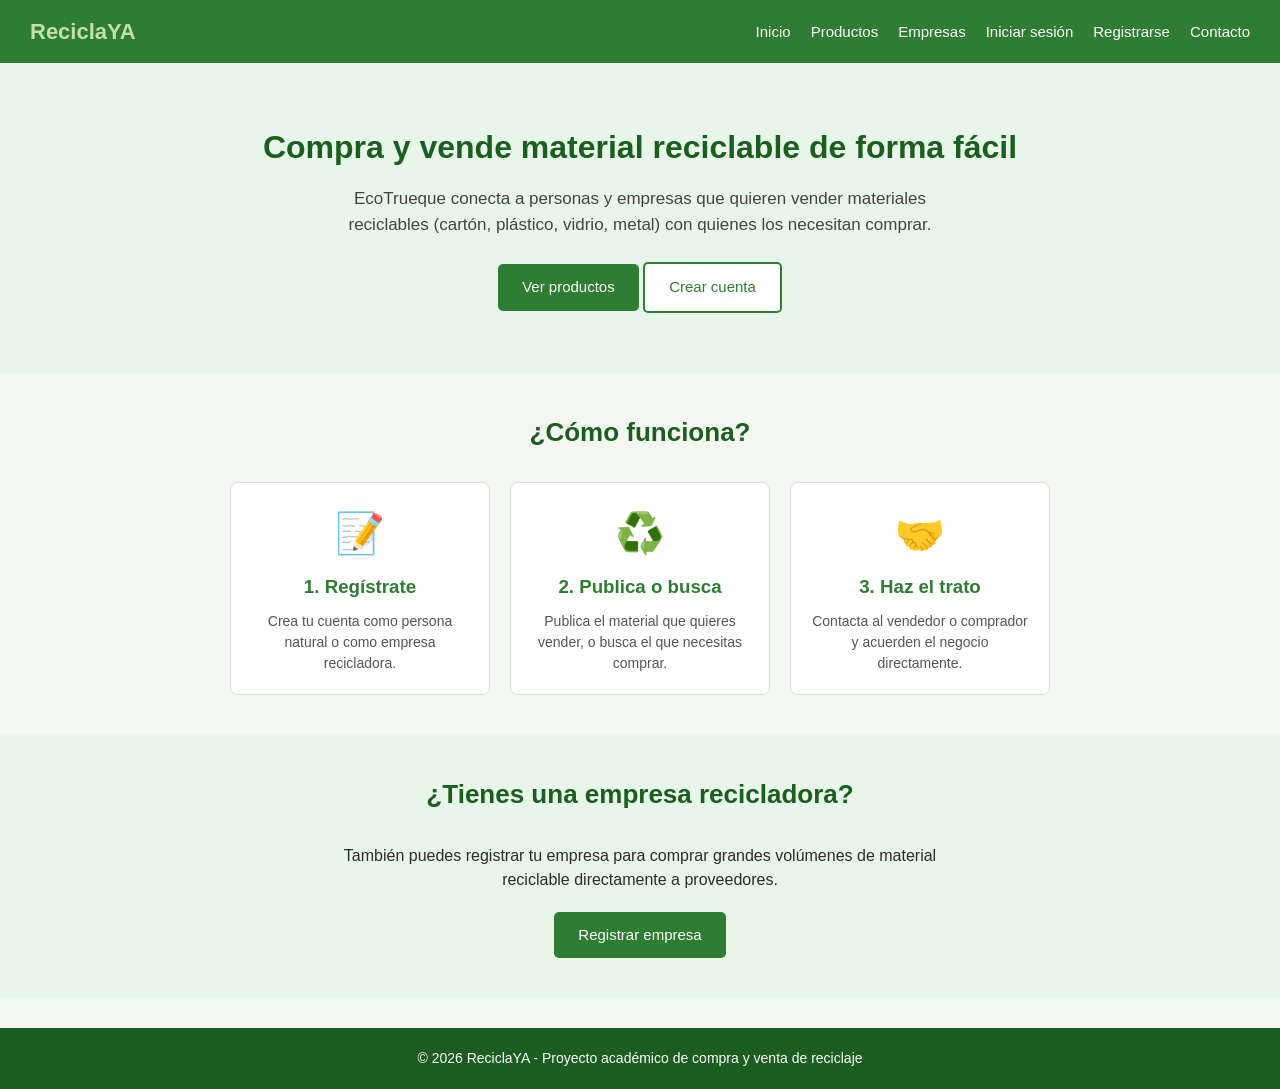
<file: index.html>
<!DOCTYPE html>
<html lang="es">
<head>
  <meta charset="UTF-8">
  <meta name="viewport" content="width=device-width, initial-scale=1.0">
  <title>EcoTrueque - Compra y venta de reciclaje</title>
  <link rel="stylesheet" href="css/estilos.css">
</head>
<body>

 
  <header>
   <!-- hola soy carols mi grupo es el mejor los amo -->

    <div class="logo"><span>ReciclaYA</span></div>

    <button class="menu-toggle" id="btnMenu">&#9776;</button>

    <nav>
      <ul id="listaMenu">
        <li><a href="index.html">Inicio</a></li>
        <li><a href="productos.html">Productos</a></li>
        <li><a href="empresas.html">Empresas</a></li>
        <li><a href="login.html">Iniciar sesión</a></li>
        <li><a href="registro.html">Registrarse</a></li>
        <li><a href="contacto.html">Contacto</a></li>
      </ul>
    </nav>
  </header>


  <section class="hero">
    <h1>Compra y vende material reciclable de forma fácil</h1>
    <p>
      EcoTrueque conecta a personas y empresas que quieren vender materiales
      reciclables (cartón, plástico, vidrio, metal) con quienes los necesitan comprar.
    </p>
    <a href="productos.html" class="btn">Ver productos</a>
    <a href="registro.html" class="btn btn-secundario">Crear cuenta</a>
  </section>


  <section>
    <h2 class="titulo-seccion">¿Cómo funciona?</h2>
    <div class="tarjetas">
      <div class="tarjeta">
        <div class="icono">📝</div>
        <h3>1. Regístrate</h3>
        <p>Crea tu cuenta como persona natural o como empresa recicladora.</p>
      </div>
      <div class="tarjeta">
        <div class="icono">♻️</div>
        <h3>2. Publica o busca</h3>
        <p>Publica el material que quieres vender, o busca el que necesitas comprar.</p>
      </div>
      <div class="tarjeta">
        <div class="icono">🤝</div>
        <h3>3. Haz el trato</h3>
        <p>Contacta al vendedor o comprador y acuerden el negocio directamente.</p>
      </div>
    </div>
  </section>


  <section style="background-color:#e8f5e9;">
    <h2 class="titulo-seccion">¿Tienes una empresa recicladora?</h2>
    <p style="text-align:center; max-width:600px; margin:0 auto 20px auto;">
      También puedes registrar tu empresa para comprar grandes volúmenes de
      material reciclable directamente a proveedores.
    </p>

    <div style="text-align:center;">
      <a href="empresas.html" class="btn">Registrar empresa</a>
    </div>
  </section>


  <footer>
    <p>&copy; 2026 ReciclaYA - Proyecto académico de compra y venta de reciclaje</p>
  </footer>

  <script src="js/menu.js"></script>
</body>
</html>
</file>
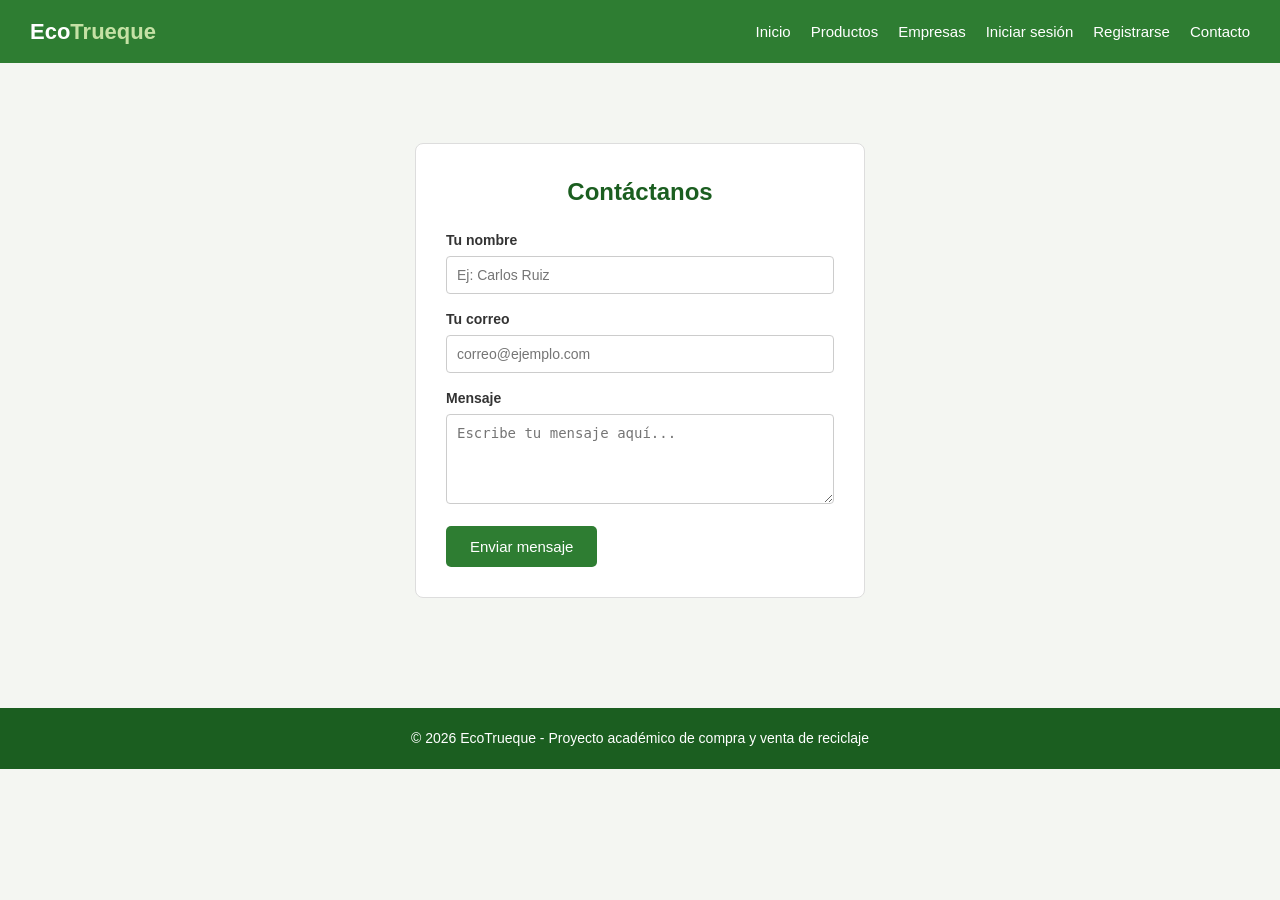
<file: contacto.html>
<!DOCTYPE html>
<html lang="es">
<head>
  <meta charset="UTF-8">
  <meta name="viewport" content="width=device-width, initial-scale=1.0">
  <title>Contacto - EcoTrueque</title>
  <link rel="stylesheet" href="css/estilos.css">
  <link rel="stylesheet" href="css/formularios.css">
</head>
<body>

  <!-- ENCABEZADO Y MENÚ -->
  <header>
    <div class="logo">Eco<span>Trueque</span></div>

    <button class="menu-toggle" id="btnMenu">&#9776;</button>

    <nav>
      <ul id="listaMenu">
        <li><a href="index.html">Inicio</a></li>
        <li><a href="productos.html">Productos</a></li>
        <li><a href="empresas.html">Empresas</a></li>
        <li><a href="login.html">Iniciar sesión</a></li>
        <li><a href="registro.html">Registrarse</a></li>
        <li><a href="contacto.html">Contacto</a></li>
      </ul>
    </nav>
  </header>

  <section>
    <div class="contenedor-formulario">
      <h2>Contáctanos</h2>

      <div class="mensaje-exito" id="mensajeExitoContacto">
        ¡Mensaje enviado! Te responderemos pronto.
      </div>

      <form id="formContacto">
        <div class="campo">
          <label for="nombreContacto">Tu nombre</label>
          <input type="text" id="nombreContacto" placeholder="Ej: Carlos Ruiz">
          <span class="error" id="errorNombreContacto"></span>
        </div>

        <div class="campo">
          <label for="correoContacto">Tu correo</label>
          <input type="email" id="correoContacto" placeholder="correo@ejemplo.com">
        </div>

        <div class="campo">
          <label for="mensajeContacto">Mensaje</label>
          <textarea id="mensajeContacto" placeholder="Escribe tu mensaje aquí..."></textarea>
          <span class="error" id="errorMensajeContacto"></span>
        </div>

        <button type="submit" class="btn">Enviar mensaje</button>
      </form>
    </div>
  </section>

  <footer>
    <p>&copy; 2026 EcoTrueque - Proyecto académico de compra y venta de reciclaje</p>
  </footer>

  <script src="js/menu.js"></script>
  <script src="js/validar.js"></script>
</body>
</html>
</file>
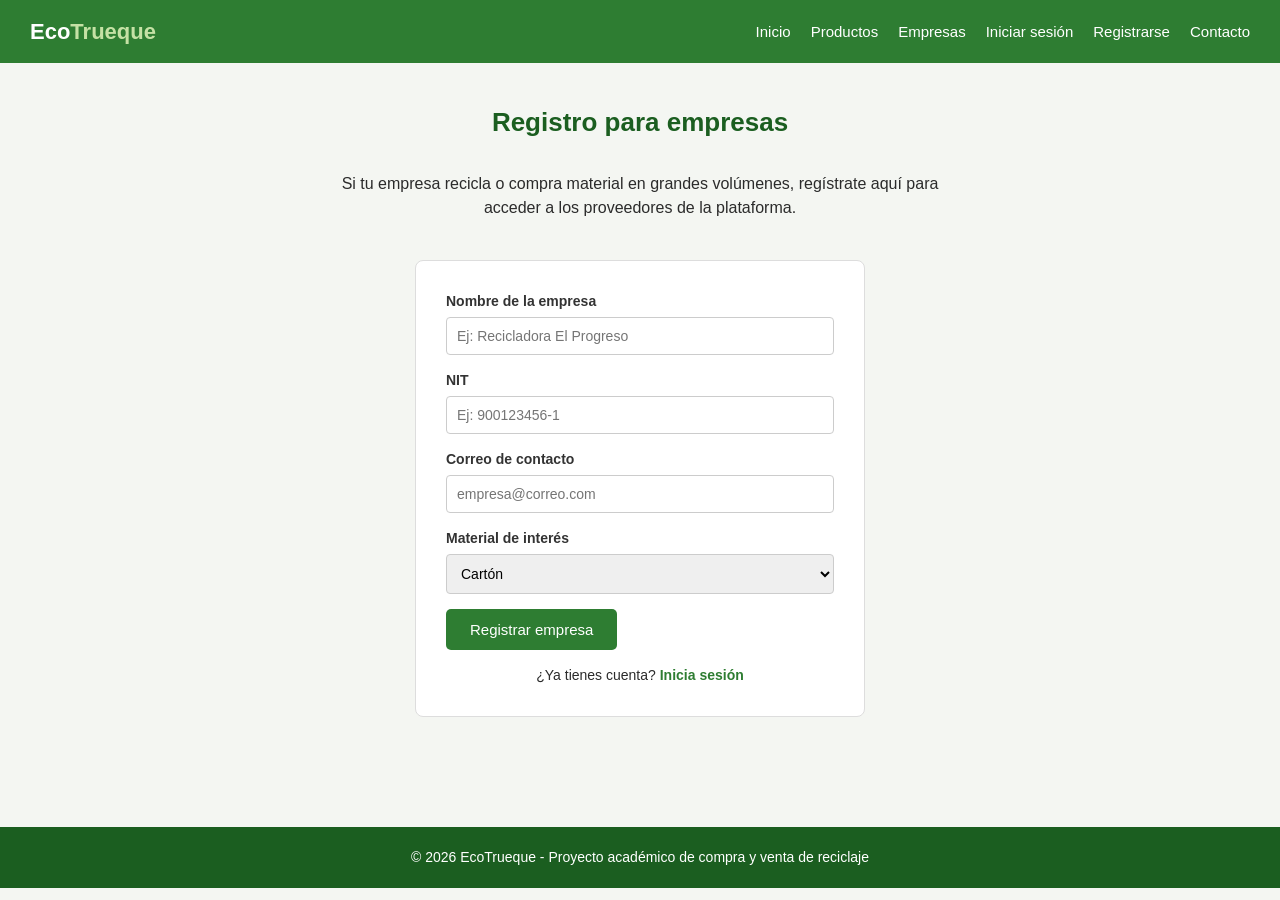
<file: empresas.html>
<!DOCTYPE html>
<html lang="es">
<head>
  <meta charset="UTF-8">
  <meta name="viewport" content="width=device-width, initial-scale=1.0">
  <title>Empresas - EcoTrueque</title>
  <link rel="stylesheet" href="css/estilos.css">
  <link rel="stylesheet" href="css/formularios.css">
</head>
<body>

  <!-- ENCABEZADO Y MENÚ -->
  <header>
    <div class="logo">Eco<span>Trueque</span></div>

    <button class="menu-toggle" id="btnMenu">&#9776;</button>

    <nav>
      <ul id="listaMenu">
        <li><a href="index.html">Inicio</a></li>
        <li><a href="productos.html">Productos</a></li>
        <li><a href="empresas.html">Empresas</a></li>
        <li><a href="login.html">Iniciar sesión</a></li>
        <li><a href="registro.html">Registrarse</a></li>
        <li><a href="contacto.html">Contacto</a></li>
      </ul>
    </nav>
  </header>

  <section>
    <h2 class="titulo-seccion">Registro para empresas</h2>
    <p style="text-align:center; max-width:600px; margin:0 auto 10px auto;">
      Si tu empresa recicla o compra material en grandes volúmenes,
      regístrate aquí para acceder a los proveedores de la plataforma.
    </p>

    <div class="contenedor-formulario">
      <div class="mensaje-exito" id="mensajeExitoEmpresa">
        ¡Empresa registrada con éxito!
      </div>

      <form id="formEmpresa">
        <div class="campo">
          <label for="nombreEmpresa">Nombre de la empresa</label>
          <input type="text" id="nombreEmpresa" placeholder="Ej: Recicladora El Progreso">
          <span class="error" id="errorNombreEmpresa"></span>
        </div>

        <div class="campo">
          <label for="nitEmpresa">NIT</label>
          <input type="text" id="nitEmpresa" placeholder="Ej: 900123456-1">
          <span class="error" id="errorNitEmpresa"></span>
        </div>

        <div class="campo">
          <label for="correoEmpresa">Correo de contacto</label>
          <input type="email" id="correoEmpresa" placeholder="empresa@correo.com">
          <span class="error" id="errorCorreoEmpresa"></span>
        </div>

        <div class="campo">
          <label for="materialEmpresa">Material de interés</label>
          <select id="materialEmpresa">
            <option value="carton">Cartón</option>
            <option value="plastico">Plástico</option>
            <option value="vidrio">Vidrio</option>
            <option value="metal">Metal / Chatarra</option>
            <option value="todos">Todos los anteriores</option>
          </select>
        </div>

        <button type="submit" class="btn">Registrar empresa</button>
      </form>

      <p class="enlace-secundario">
        ¿Ya tienes cuenta? <a href="login.html">Inicia sesión</a>
      </p>
    </div>
  </section>

  <footer>
    <p>&copy; 2026 EcoTrueque - Proyecto académico de compra y venta de reciclaje</p>
  </footer>

  <script src="js/menu.js"></script>
  <script src="js/validar.js"></script>
</body>
</html>
</file>
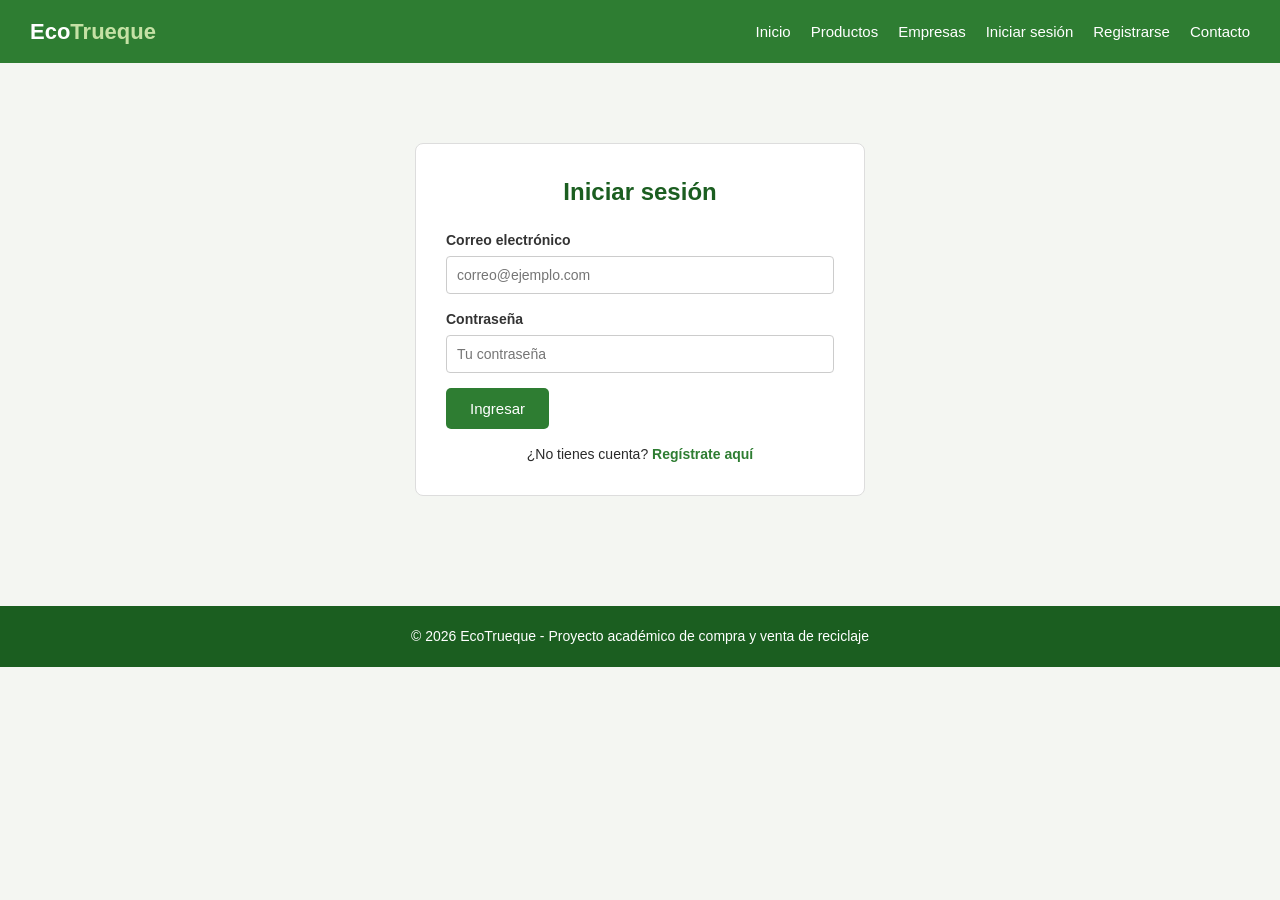
<file: login.html>
<!DOCTYPE html>
<html lang="es">
<head>
  <meta charset="UTF-8">
  <meta name="viewport" content="width=device-width, initial-scale=1.0">
  <title>Iniciar sesión - EcoTrueque</title>
  <link rel="stylesheet" href="css/estilos.css">
  <link rel="stylesheet" href="css/formularios.css">
</head>
<body>

  <!-- ENCABEZADO Y MENÚ -->
  <header>
    <div class="logo">Eco<span>Trueque</span></div>

    <button class="menu-toggle" id="btnMenu">&#9776;</button>

    <nav>
      <ul id="listaMenu">
        <li><a href="index.html">Inicio</a></li>
        <li><a href="productos.html">Productos</a></li>
        <li><a href="empresas.html">Empresas</a></li>
        <li><a href="login.html">Iniciar sesión</a></li>
        <li><a href="registro.html">Registrarse</a></li>
        <li><a href="contacto.html">Contacto</a></li>
      </ul>
    </nav>
  </header>

  <section>
    <div class="contenedor-formulario">
      <h2>Iniciar sesión</h2>

      <div class="mensaje-exito" id="mensajeExitoLogin">
        ¡Bienvenido de nuevo!
      </div>

      <form id="formLogin">
        <div class="campo">
          <label for="correoLogin">Correo electrónico</label>
          <input type="email" id="correoLogin" placeholder="correo@ejemplo.com">
          <span class="error" id="errorCorreoLogin"></span>
        </div>

        <div class="campo">
          <label for="claveLogin">Contraseña</label>
          <input type="password" id="claveLogin" placeholder="Tu contraseña">
          <span class="error" id="errorClaveLogin"></span>
        </div>

        <button type="submit" class="btn">Ingresar</button>
      </form>

      <p class="enlace-secundario">
        ¿No tienes cuenta? <a href="registro.html">Regístrate aquí</a>
      </p>
    </div>
  </section>

  <footer>
    <p>&copy; 2026 EcoTrueque - Proyecto académico de compra y venta de reciclaje</p>
  </footer>

  <script src="js/menu.js"></script>
  <script src="js/validar.js"></script>
</body>
</html>
</file>
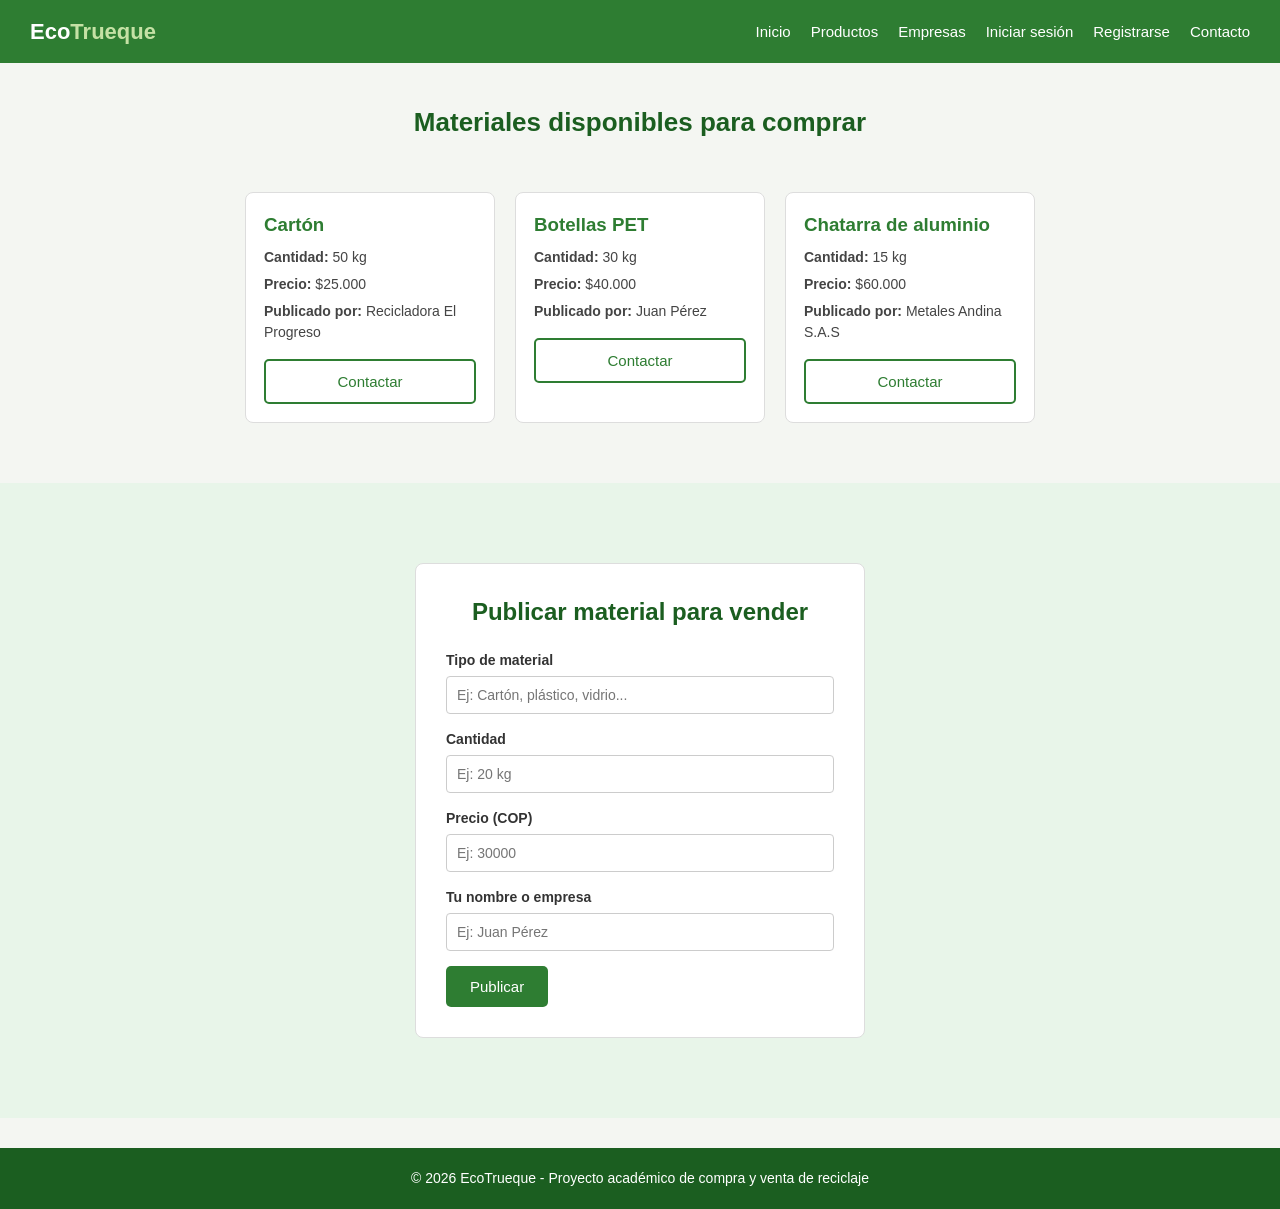
<file: productos.html>
<!DOCTYPE html>
<html lang="es">
<head>
  <meta charset="UTF-8">
  <meta name="viewport" content="width=device-width, initial-scale=1.0">
  <title>Productos - EcoTrueque</title>
  <link rel="stylesheet" href="css/estilos.css">
  <link rel="stylesheet" href="css/formularios.css">
</head>
<body>

  <!-- ENCABEZADO Y MENÚ -->
  <header>
    <div class="logo">Eco<span>Trueque</span></div>

    <button class="menu-toggle" id="btnMenu">&#9776;</button>

    <nav>
      <ul id="listaMenu">
        <li><a href="index.html">Inicio</a></li>
        <li><a href="productos.html">Productos</a></li>
        <li><a href="empresas.html">Empresas</a></li>
        <li><a href="login.html">Iniciar sesión</a></li>
        <li><a href="registro.html">Registrarse</a></li>
        <li><a href="contacto.html">Contacto</a></li>
      </ul>
    </nav>
  </header>

  <section>
    <h2 class="titulo-seccion">Materiales disponibles para comprar</h2>
    <!-- Aquí se dibujan los productos con JavaScript -->
    <div id="listaProductos"></div>
  </section>

  <!-- FORMULARIO PARA PUBLICAR UN NUEVO MATERIAL -->
  <section style="background-color:#e8f5e9;">
    <div class="contenedor-formulario">
      <h2>Publicar material para vender</h2>

      <div class="mensaje-exito" id="avisoPublicar">
        ¡Tu material fue publicado con éxito!
      </div>

      <form id="formPublicar">
        <div class="campo">
          <label for="materialPublicar">Tipo de material</label>
          <input type="text" id="materialPublicar" placeholder="Ej: Cartón, plástico, vidrio...">
        </div>

        <div class="campo">
          <label for="cantidadPublicar">Cantidad</label>
          <input type="text" id="cantidadPublicar" placeholder="Ej: 20 kg">
        </div>

        <div class="campo">
          <label for="precioPublicar">Precio (COP)</label>
          <input type="number" id="precioPublicar" placeholder="Ej: 30000">
        </div>

        <div class="campo">
          <label for="vendedorPublicar">Tu nombre o empresa</label>
          <input type="text" id="vendedorPublicar" placeholder="Ej: Juan Pérez">
        </div>

        <button type="submit" class="btn">Publicar</button>
      </form>
    </div>
  </section>

  <footer>
    <p>&copy; 2026 EcoTrueque - Proyecto académico de compra y venta de reciclaje</p>
  </footer>

  <script src="js/menu.js"></script>
  <script src="js/productos.js"></script>
</body>
</html>
</file>
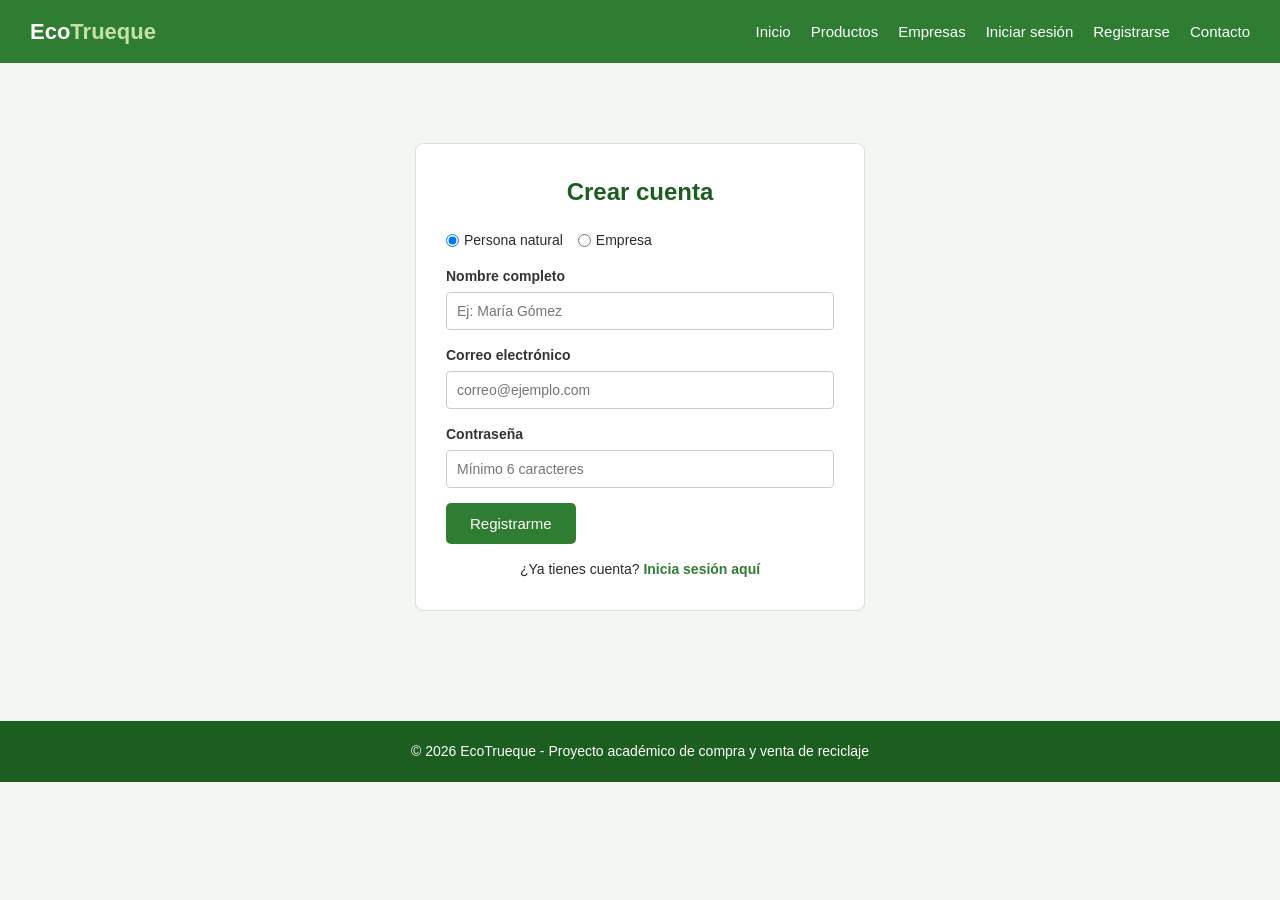
<file: registro.html>
<!DOCTYPE html>
<html lang="es">
<head>
  <meta charset="UTF-8">
  <meta name="viewport" content="width=device-width, initial-scale=1.0">
  <title>Registro - EcoTrueque</title>
  <link rel="stylesheet" href="css/estilos.css">
  <link rel="stylesheet" href="css/formularios.css">
</head>
<body>

  <!-- ENCABEZADO Y MENÚ -->
  <header>
    <div class="logo">Eco<span>Trueque</span></div>

    <button class="menu-toggle" id="btnMenu">&#9776;</button>

    <nav>
      <ul id="listaMenu">
        <li><a href="index.html">Inicio</a></li>
        <li><a href="productos.html">Productos</a></li>
        <li><a href="empresas.html">Empresas</a></li>
        <li><a href="login.html">Iniciar sesión</a></li>
        <li><a href="registro.html">Registrarse</a></li>
        <li><a href="contacto.html">Contacto</a></li>
      </ul>
    </nav>
  </header>

  <section>
    <div class="contenedor-formulario">
      <h2>Crear cuenta</h2>

      <div class="mensaje-exito" id="mensajeExitoRegistro">
        ¡Cuenta creada con éxito!
      </div>

      <form id="formRegistro">
        <div class="opciones-tipo">
          <label><input type="radio" name="tipoCuenta" value="persona" checked> Persona natural</label>
          <label><input type="radio" name="tipoCuenta" value="empresa"> Empresa</label>
        </div>

        <div class="campo">
          <label for="nombreRegistro">Nombre completo</label>
          <input type="text" id="nombreRegistro" placeholder="Ej: María Gómez">
          <span class="error" id="errorNombreRegistro"></span>
        </div>

        <div class="campo">
          <label for="correoRegistro">Correo electrónico</label>
          <input type="email" id="correoRegistro" placeholder="correo@ejemplo.com">
          <span class="error" id="errorCorreoRegistro"></span>
        </div>

        <div class="campo">
          <label for="claveRegistro">Contraseña</label>
          <input type="password" id="claveRegistro" placeholder="Mínimo 6 caracteres">
          <span class="error" id="errorClaveRegistro"></span>
        </div>

        <button type="submit" class="btn">Registrarme</button>
      </form>

      <p class="enlace-secundario">
        ¿Ya tienes cuenta? <a href="login.html">Inicia sesión aquí</a>
      </p>
    </div>
  </section>

  <footer>
    <p>&copy; 2026 EcoTrueque - Proyecto académico de compra y venta de reciclaje</p>
  </footer>

  <script src="js/menu.js"></script>
  <script src="js/validar.js"></script>
</body>
</html>
</file>
<file: css/estilos.css>
/* ============================
   ESTILOS GENERALES DEL SITIO
   EcoTrueque - Compra y venta de reciclaje
   ============================ */

/* Reset básico */
* {
  margin: 0;
  padding: 0;
  box-sizing: border-box;
}

body {
  font-family: Arial, Helvetica, sans-serif;
  background-color: #f4f6f2;
  color: #2b2b2b;
  line-height: 1.5;
}

a {
  text-decoration: none;
  color: inherit;
}

img {
  max-width: 100%;
}

/* ============================
   ENCABEZADO Y MENÚ
   ============================ */
header {
  background-color: #2e7d32; /* verde reciclaje */
  color: #ffffff;
  padding: 15px 30px;
  display: flex;
  justify-content: space-between;
  align-items: center;
}

.logo {
  font-size: 22px;
  font-weight: bold;
}

.logo span {
  color: #c5e1a5; /* verde claro para resaltar */
}

nav ul {
  list-style: none;
  display: flex;
  gap: 20px;
}

nav ul li a {
  color: #ffffff;
  font-size: 15px;
}

nav ul li a:hover {
  color: #c5e1a5;
}

/* Botón hamburguesa (solo se ve en celular) */
.menu-toggle {
  display: none;
  background: none;
  border: none;
  color: white;
  font-size: 26px;
  cursor: pointer;
}

/* ============================
   SECCIÓN HERO (portada)
   ============================ */
.hero {
  background-color: #e8f5e9;
  padding: 60px 30px;
  text-align: center;
}

.hero h1 {
  font-size: 32px;
  color: #1b5e20;
  margin-bottom: 15px;
}

.hero p {
  font-size: 17px;
  max-width: 600px;
  margin: 0 auto 25px auto;
  color: #444;
}

.btn {
  display: inline-block;
  background-color: #2e7d32;
  color: white;
  padding: 12px 24px;
  border: none;
  border-radius: 5px;
  font-size: 15px;
  cursor: pointer;
}

.btn:hover {
  background-color: #256428;
}

.btn-secundario {
  background-color: white;
  color: #2e7d32;
  border: 2px solid #2e7d32;
}

.btn-secundario:hover {
  background-color: #e8f5e9;
}

/* ============================
   SECCIONES GENERALES
   ============================ */
section {
  padding: 40px 30px;
}

.titulo-seccion {
  text-align: center;
  font-size: 26px;
  color: #1b5e20;
  margin-bottom: 30px;
}

/* Tarjetas de "cómo funciona" o materiales */
.tarjetas {
  display: flex;
  flex-wrap: wrap;
  justify-content: center;
  gap: 20px;
}

.tarjeta {
  background-color: white;
  border: 1px solid #ddd;
  border-radius: 8px;
  padding: 20px;
  width: 260px;
  text-align: center;
}

.tarjeta h3 {
  color: #2e7d32;
  margin-bottom: 10px;
}

.tarjeta p {
  font-size: 14px;
  color: #555;
}

.tarjeta .icono {
  font-size: 40px;
  margin-bottom: 10px;
}

/* ============================
   TARJETAS DE PRODUCTOS (marketplace)
   ============================ */
#listaProductos {
  display: flex;
  flex-wrap: wrap;
  gap: 20px;
  justify-content: center;
  padding: 20px 0;
}

.tarjeta-producto {
  background-color: white;
  border: 1px solid #ddd;
  border-radius: 8px;
  padding: 18px;
  width: 250px;
}

.tarjeta-producto h3 {
  color: #2e7d32;
  margin-bottom: 8px;
}

.tarjeta-producto p {
  font-size: 14px;
  color: #444;
  margin-bottom: 6px;
}

.tarjeta-producto button {
  width: 100%;
  margin-top: 10px;
}

/* ============================
   PIE DE PÁGINA
   ============================ */
footer {
  background-color: #1b5e20;
  color: white;
  text-align: center;
  padding: 20px;
  margin-top: 30px;
  font-size: 14px;
}

/* ============================
   RESPONSIVE (celulares)
   ============================ */
@media (max-width: 700px) {
  .menu-toggle {
    display: block;
  }

  nav ul {
    display: none;
    flex-direction: column;
    background-color: #2e7d32;
    position: absolute;
    top: 60px;
    right: 0;
    width: 200px;
    padding: 15px;
  }

  nav ul.activo {
    display: flex;
  }

  header {
    position: relative;
  }
}
</file>
<file: css/formularios.css>
/* ============================
   ESTILOS PARA FORMULARIOS
   Usado en: login, registro, empresas, contacto, productos
   ============================ */

.contenedor-formulario {
  max-width: 450px;
  margin: 40px auto;
  background-color: white;
  border: 1px solid #ddd;
  border-radius: 8px;
  padding: 30px;
}

.contenedor-formulario h2 {
  color: #1b5e20;
  margin-bottom: 20px;
  text-align: center;
}

.campo {
  margin-bottom: 15px;
}

.campo label {
  display: block;
  margin-bottom: 5px;
  font-size: 14px;
  font-weight: bold;
  color: #333;
}

.campo input,
.campo select,
.campo textarea {
  width: 100%;
  padding: 10px;
  border: 1px solid #ccc;
  border-radius: 4px;
  font-size: 14px;
}

.campo input:focus,
.campo select:focus,
.campo textarea:focus {
  outline: none;
  border-color: #2e7d32;
}

.campo textarea {
  resize: vertical;
  min-height: 90px;
}

.error {
  color: #c62828;
  font-size: 13px;
  margin-top: 4px;
  display: none;
}

.mensaje-exito {
  background-color: #e8f5e9;
  color: #1b5e20;
  padding: 12px;
  border-radius: 5px;
  text-align: center;
  margin-bottom: 15px;
  display: none;
}

.enlace-secundario {
  text-align: center;
  margin-top: 15px;
  font-size: 14px;
}

.enlace-secundario a {
  color: #2e7d32;
  font-weight: bold;
}

/* Tipo de cuenta (persona o empresa) */
.opciones-tipo {
  display: flex;
  gap: 15px;
  margin-bottom: 15px;
}

.opciones-tipo label {
  display: flex;
  align-items: center;
  gap: 5px;
  font-weight: normal;
  font-size: 14px;
}
</file>
